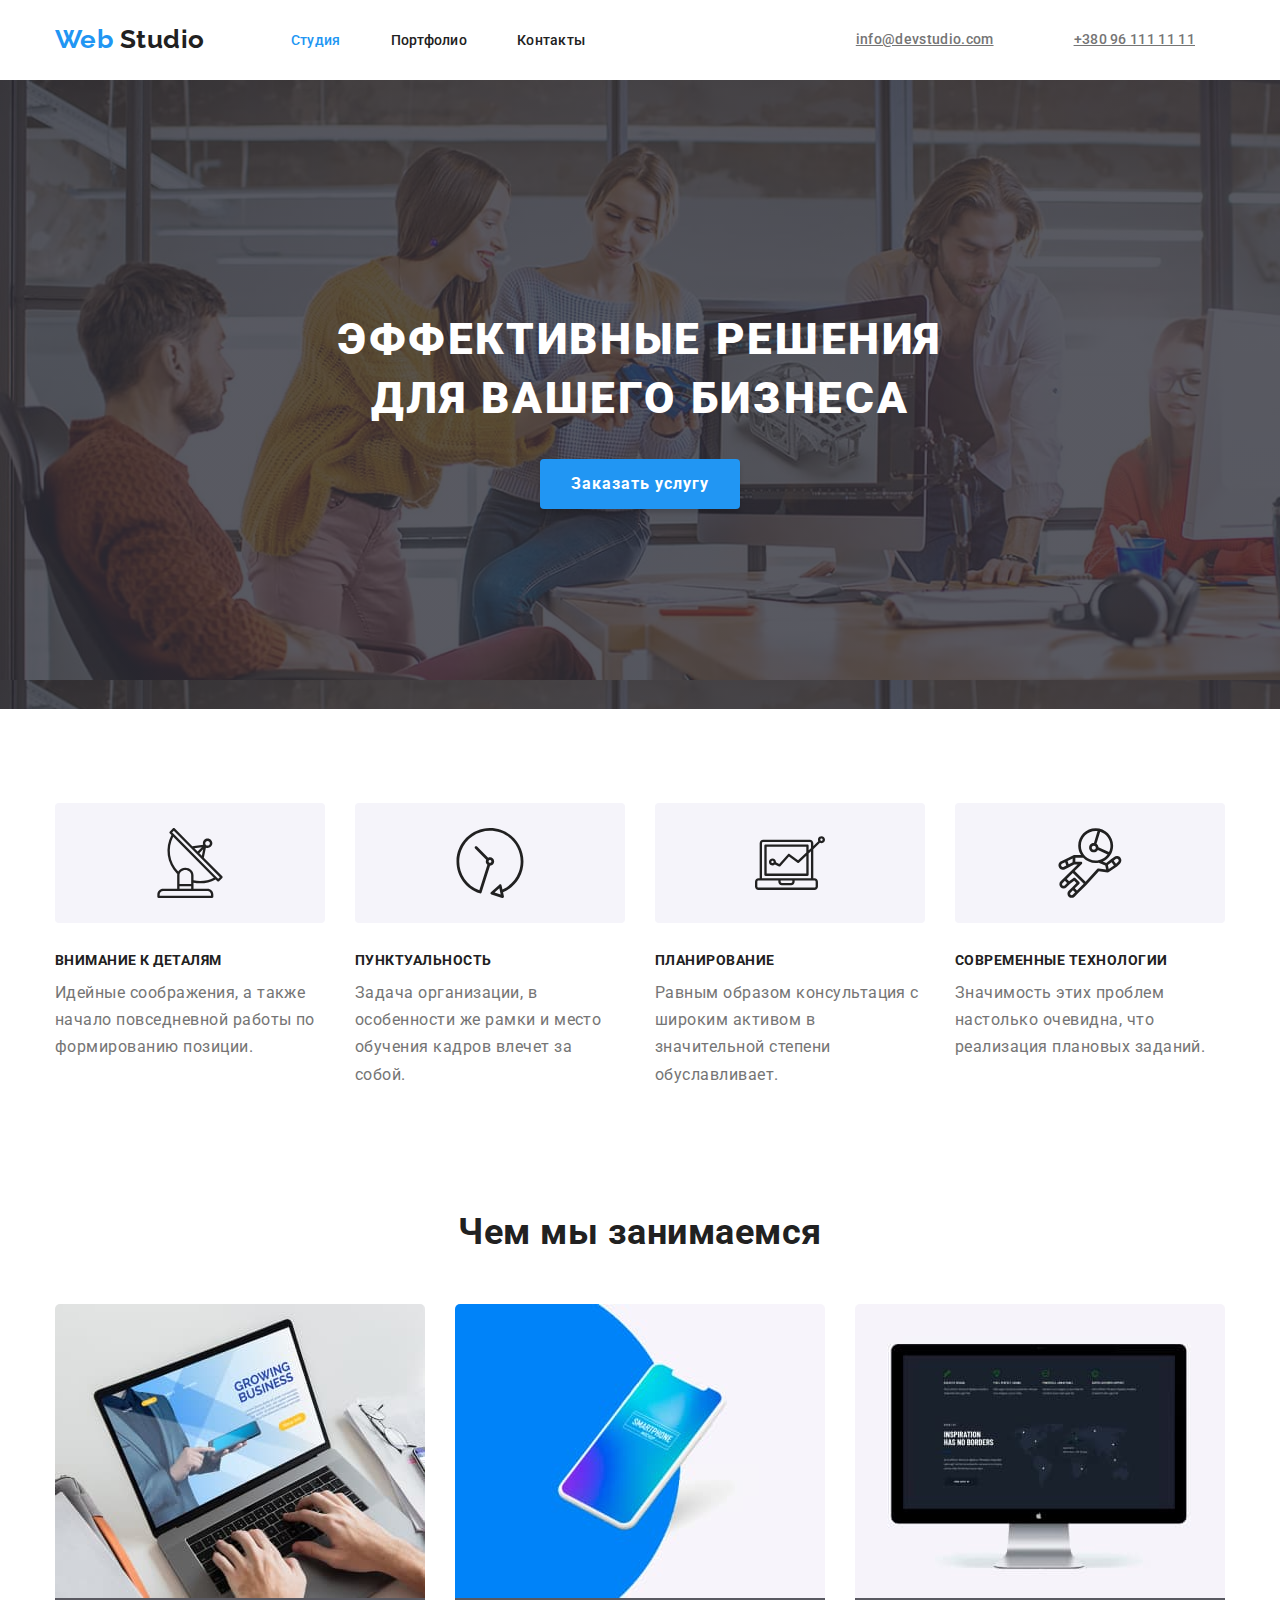
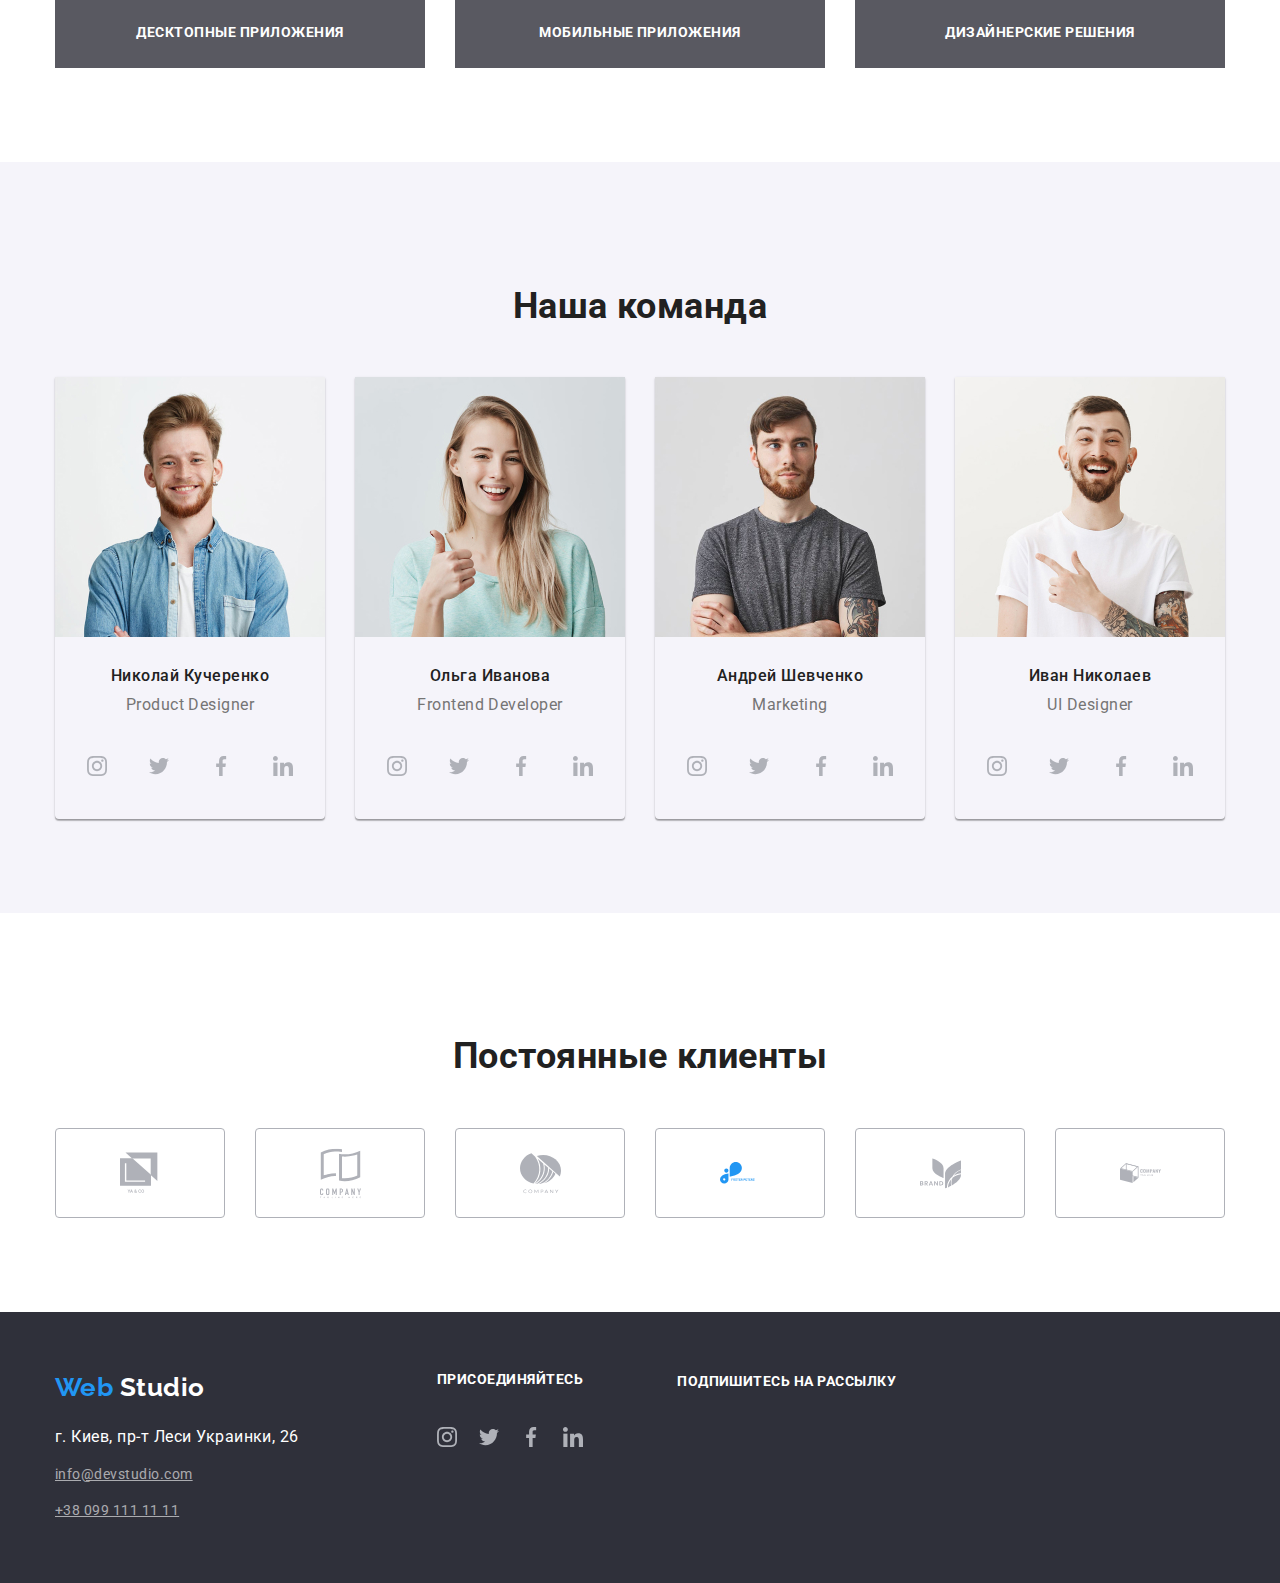
<file: index.html>
<!DOCTYPE html>
<html lang="ru">
  <head>
    <meta charset="UTF-8" />
    <meta name="viewport" content="width=device-width, initial-scale=1.0" />
    <title>Web Studio</title>
    <link
      href="https://fonts.googleapis.com/css2?family=Raleway:wght@700&family=Roboto:wght@400;500;700;900&display=swap"
      rel="stylesheet"
    />
    <link rel="stylesheet" href="./css/normalise.css" />
    <link rel="stylesheet" href="./css/style.css" />
  </head>

  <body>
    <!--Шапка страницы-->
    <header class="site-nav">
      <div class="container">
        <a href="/" class="header-logo"><span>Web</span> Studio </a>
        <nav class="navigation">
          <ul class="nav-list">
            <li class="nav-title"><a href="" class="link aktiv">Студия</a></li>
            <li class="nav-title">
              <a href="./portfolio.html" class="link">Портфолио</a>
            </li>
            <li class="nav-title"><a href="" class="link">Контакты</a></li>
          </ul>
        </nav>
        <ul class="header-contacts">
          <li class="header-contacts-item">
            <a href="mailto:info@devstudio.com" class="link"
              >info@devstudio.com</a
            >
          </li>
          <li class="header-contacts-item">
            <a href="tel:+380961111111" class="link">+380 96 111 11 11</a>
          </li>
        </ul>
      </div>
    </header>
    <main>
      <!--Cекция Герой-->
      <section class="hero">
        <h1 class="hero-title">
          Эффективные решения <br />
          для вашего бизнеса
        </h1>
        <button class="button">Заказать услугу</button>
      </section>

      <!--Cекция о нас-->
      <section class="about-us">
        <div class="container">
          <h2 hidden>O нас</h2>
          <ul class="about-us-list">
            <li class="item">
              <img
                class="icon"
                src="./images/Vector1.svg"
                alt="Иконка"
                width="70"
                height="70"
              />
              <h3 class="title">Внимание к деталям</h3>
              <p class="about-us-text text">
                Идейные соображения, а также начало повседневной работы по
                формированию позиции.
              </p>
            </li>
            <li class="item">
              <img
                src="./images/Vector2.svg"
                alt="Иконка"
                width="70"
                class="icon"
              />
              <h3 class="title">Пунктуальность</h3>
              <p class="about-us-text text">
                Задача организации, в особенности же рамки и место обучения
                кадров влечет за собой.
              </p>
            </li>
            <li class="item">
              <img
                src="./images/Vector3.svg"
                alt="Иконка"
                width="70"
                class="icon"
              />
              <h3 class="title">Планирование</h3>
              <p class="about-us-text text">
                Равным образом консультация с широким активом в значительной
                степени обуславливает.
              </p>
            </li>
            <li class="item">
              <img
                src="./images/Vector4.svg"
                alt="Иконка"
                width="70"
                class="icon"
              />
              <h3 class="title">Современные технологии</h3>
              <p class="about-us-text text">
                Значимость этих проблем настолько очевидна, что реализация
                плановых заданий.
              </p>
            </li>
          </ul>
        </div>
      </section>
      <!--Cекция Чем мы занимаемся-->
      <section class="our-work">
        <div class="container">
          <h2 class="title">Чем мы занимаемся</h2>
          <ul class="work-list">
            <li class="work-list-item">
              <a href="" class="work-item"
                ><img
                  class="work-image"
                  src="./images/img1.jpg"
                  alt="изображение ноутбука"
                  width="370"
              /></a>
              <h3 class="item-title">Десктопные приложения</h3>
            </li>
            <li class="work-list-item">
              <a href="" class="work-item"
                ><img
                  class="work-image"
                  src="./images/box.jpg"
                  alt="изображение телефона"
                  width="370"
              /></a>
              <h3 class="item-title">Мобильные приложения</h3>
            </li>
            <li class="work-list-item">
              <a href="" class="work-item"
                ><img
                  class="work-image"
                  src="./images/img.jpg"
                  alt="изображение компьютера"
                  width="370"
              /></a>
              <h3 class="item-title">Дизайнерские решения</h3>
            </li>
          </ul>
        </div>
      </section>
      <!--Секция Наша команда -->
      <section class="team">
        <div class="container">
          <h2 class="title">Наша команда</h2>
          <ul class="team-list">
            <li class="team-list-item">
              <img
                class="person"
                src="./images/ProductDesigner.jpg"
                alt="Фото сотрудника"
                width="270"
              />
              <h3 class="title">Николай Кучеренко</h3>
              <p lang="en">Product Designer</p>
              <ul class="social-list">
                <li class="social-link">
                  <a href="" aria-label="instagram icon" class="social-icon"
                    ><img
                      src="./images/social-icon/instagram.svg"
                      alt=""
                      width="20"
                  /></a>
                </li>
                <li class="social-link">
                  <a href="" aria-label="Twitter icon" class="social-icon"
                    ><img
                      src="./images/social-icon/twitter.svg"
                      alt=""
                      width="20"
                  /></a>
                </li>
                <li class="social-link">
                  <a href="" aria-label="Facebook icon" class="social-icon"
                    ><img
                      src="./images/social-icon/facebook.svg"
                      alt=""
                      width="20"
                  /></a>
                </li>
                <li class="social-link">
                  <a href="" aria-label="Linkedin icon" class="social-icon"
                    ><img
                      src="./images/social-icon/linkedin.svg"
                      alt=""
                      width="20"
                  /></a>
                </li>
              </ul>
            </li>
            <li class="team-list-item">
              <img
                class="person"
                src="./images/frontentDeveloper.jpg"
                alt="Фото сотрудника"
                width="270"
              />
              <h3 class="title">Ольга Иванова</h3>
              <p lang="en">Frontend Developer</p>
              <ul class="social-list">
                <li class="social-list-link">
                  <a href="" aria-label="instagram icon" class="social-icon"
                    ><img
                      src="./images/social-icon/instagram.svg"
                      alt=""
                      width="20"
                  /></a>
                </li>
                <li class="social-list-link">
                  <a href="" aria-label="Twitter icon" class="social-icon"
                    ><img
                      src="./images/social-icon/twitter.svg"
                      alt=""
                      width="20"
                  /></a>
                </li>
                <li class="social-list-link">
                  <a href="" aria-label="Facebook icon" class="social-icon"
                    ><img
                      src="./images/social-icon/facebook.svg"
                      alt=""
                      width="20"
                  /></a>
                </li>
                <li class="social-list-link">
                  <a href="" aria-label="Linkedin icon" class="social-icon"
                    ><img
                      src="./images/social-icon/linkedin.svg"
                      alt=""
                      width="20"
                  /></a>
                </li>
              </ul>
            </li>
            <li class="team-list-item">
              <img
                class="person"
                src="./images/marketing.jpg"
                alt="Фото сотрудника"
                width="270"
              />
              <h3 class="title">Андрей Шевченко</h3>
              <p lang="en">Marketing</p>
              <ul class="social-list">
                <li>
                  <a href="" aria-label="instagram icon" class="social-icon"
                    ><img
                      src="./images/social-icon/instagram.svg"
                      alt=""
                      width="20"
                  /></a>
                </li>
                <li>
                  <a href="" aria-label="Twitter icon" class="social-icon"
                    ><img
                      src="./images/social-icon/twitter.svg"
                      alt=""
                      width="20"
                  /></a>
                </li>
                <li>
                  <a href="" aria-label="Facebook icon" class="social-icon"
                    ><img
                      src="./images/social-icon/facebook.svg"
                      alt=""
                      width="20"
                  /></a>
                </li>
                <li>
                  <a href="" aria-label="Linkedin icon" class="social-icon"
                    ><img
                      src="./images/social-icon/linkedin.svg"
                      alt=""
                      width="20"
                  /></a>
                </li>
              </ul>
            </li>
            <li class="team-list-item">
              <img
                class="person"
                src="./images/UlDesigner.jpg"
                alt="Фото сотрудника"
                width="270"
              />
              <h3 class="title">Иван Николаев</h3>
              <p lang="en">UI Designer</p>
              <ul class="social-list">
                <li>
                  <a href="" aria-label="instagram icon" class="social-icon"
                    ><img
                      src="./images/social-icon/instagram.svg"
                      alt=""
                      width="20"
                  /></a>
                </li>
                <li>
                  <a href="" aria-label="Twitter icon" class="social-icon"
                    ><img
                      src="./images/social-icon/twitter.svg"
                      alt=""
                      width="20"
                  /></a>
                </li>
                <li>
                  <a href="" aria-label="Facebook icon" class="social-icon"
                    ><img
                      src="./images/social-icon/facebook.svg"
                      alt=""
                      width="20"
                  /></a>
                </li>
                <li>
                  <a href="" aria-label="Linkedin icon" class="social-icon"
                    ><img
                      src="./images/social-icon/linkedin.svg"
                      alt=""
                      width="20"
                  /></a>
                </li>
              </ul>
            </li>
          </ul>
        </div>
      </section>
      <!--Секция Постоянные клиенты -->
      <section class="customers">
        <div class="container">
          <h2 class="title">Постоянные клиенты</h2>
          <ul class="customers-list">
            <li class="customers-list-logo">
              <a href=""
                ><img
                  class="logo-company"
                  src="./images/logo1.svg"
                  alt="логотип компании"
                  width="41"
              /></a>
            </li>
            <li class="customers-list-logo">
              <a href=""
                ><img
                  class="logo-company"
                  src="./images/logo2.svg"
                  alt="логотип компании"
                  width="41"
              /></a>
            </li>
            <li class="customers-list-logo">
              <a href=""
                ><img
                  class="logo-company"
                  src="./images/logo3.svg"
                  alt="логотип компании"
                  width="41"
              /></a>
            </li>
            <li class="customers-list-logo">
              <a href=""
                ><img
                  class="logo-company"
                  src="./images/logo4.svg"
                  alt="логотип компании"
                  width="41"
              /></a>
            </li>
            <li class="customers-list-logo">
              <a href=""
                ><img
                  class="logo-company"
                  src="./images/logo5.svg"
                  alt="логотип компании"
                  width="41"
                />
              </a>
            </li>
            <li class="customers-list-logo">
              <a href=""
                ><img
                  class="logo-company"
                  src="./images/logo6.svg"
                  alt="логотип компании"
                  width="41"
                />
              </a>
            </li>
          </ul>
        </div>
      </section>
    </main>
    <!--Подвал страницы-->
    <footer class="footer">
      <div class="container footer-container">
        <div class="footer-contacts">
          <a href="/" class="footer-logo"><span>Web</span> Studio </a>
          <ul class="footer-contacts">
            <li class="footer-text footer-item">
              <address>г. Киев, пр-т Леси Украинки, 26</address>
            </li>
            <li class="footer-item">
              <address class="contacts-text">
                <a href="mailto:info@devstudio.com">info@devstudio.com</a>
              </address>
            </li>
            <li class="footer-item">
              <address class="contacts-text">
                <a href="tel:+380961111111">+38 099 111 11 11</a>
              </address>
            </li>
          </ul>
        </div>
        <div class="footer-invitation">
          <b>присоединяйтесь</b>
          <ul class="social-list">
            <li class="social-link">
              <a href="" aria-label="instagram icon" class="social-icon"
                ><img
                  src="./images/social-icon/instagram.svg"
                  alt=""
                  width="20"
              /></a>
            </li>
            <li class="social-link">
              <a href="" aria-label="Twitter icon" class="social-icon"
                ><img src="./images/social-icon/twitter.svg" alt="" width="20"
              /></a>
            </li>
            <li class="social-link">
              <a href="" aria-label="Facebook icon" class="social-icon"
                ><img src="./images/social-icon/facebook.svg" alt="" width="20"
              /></a>
            </li>
            <li class="social-link">
              <a href="" aria-label="Linkedin icon" class="social-icon"
                ><img src="./images/social-icon/linkedin.svg" alt="" width="20"
              /></a>
            </li>
          </ul>
        </div>
        <div>
          <b>Подпишитесь на рассылку</b>
        </div>
      </div>
    </footer>
  </body>
</html>
</file>
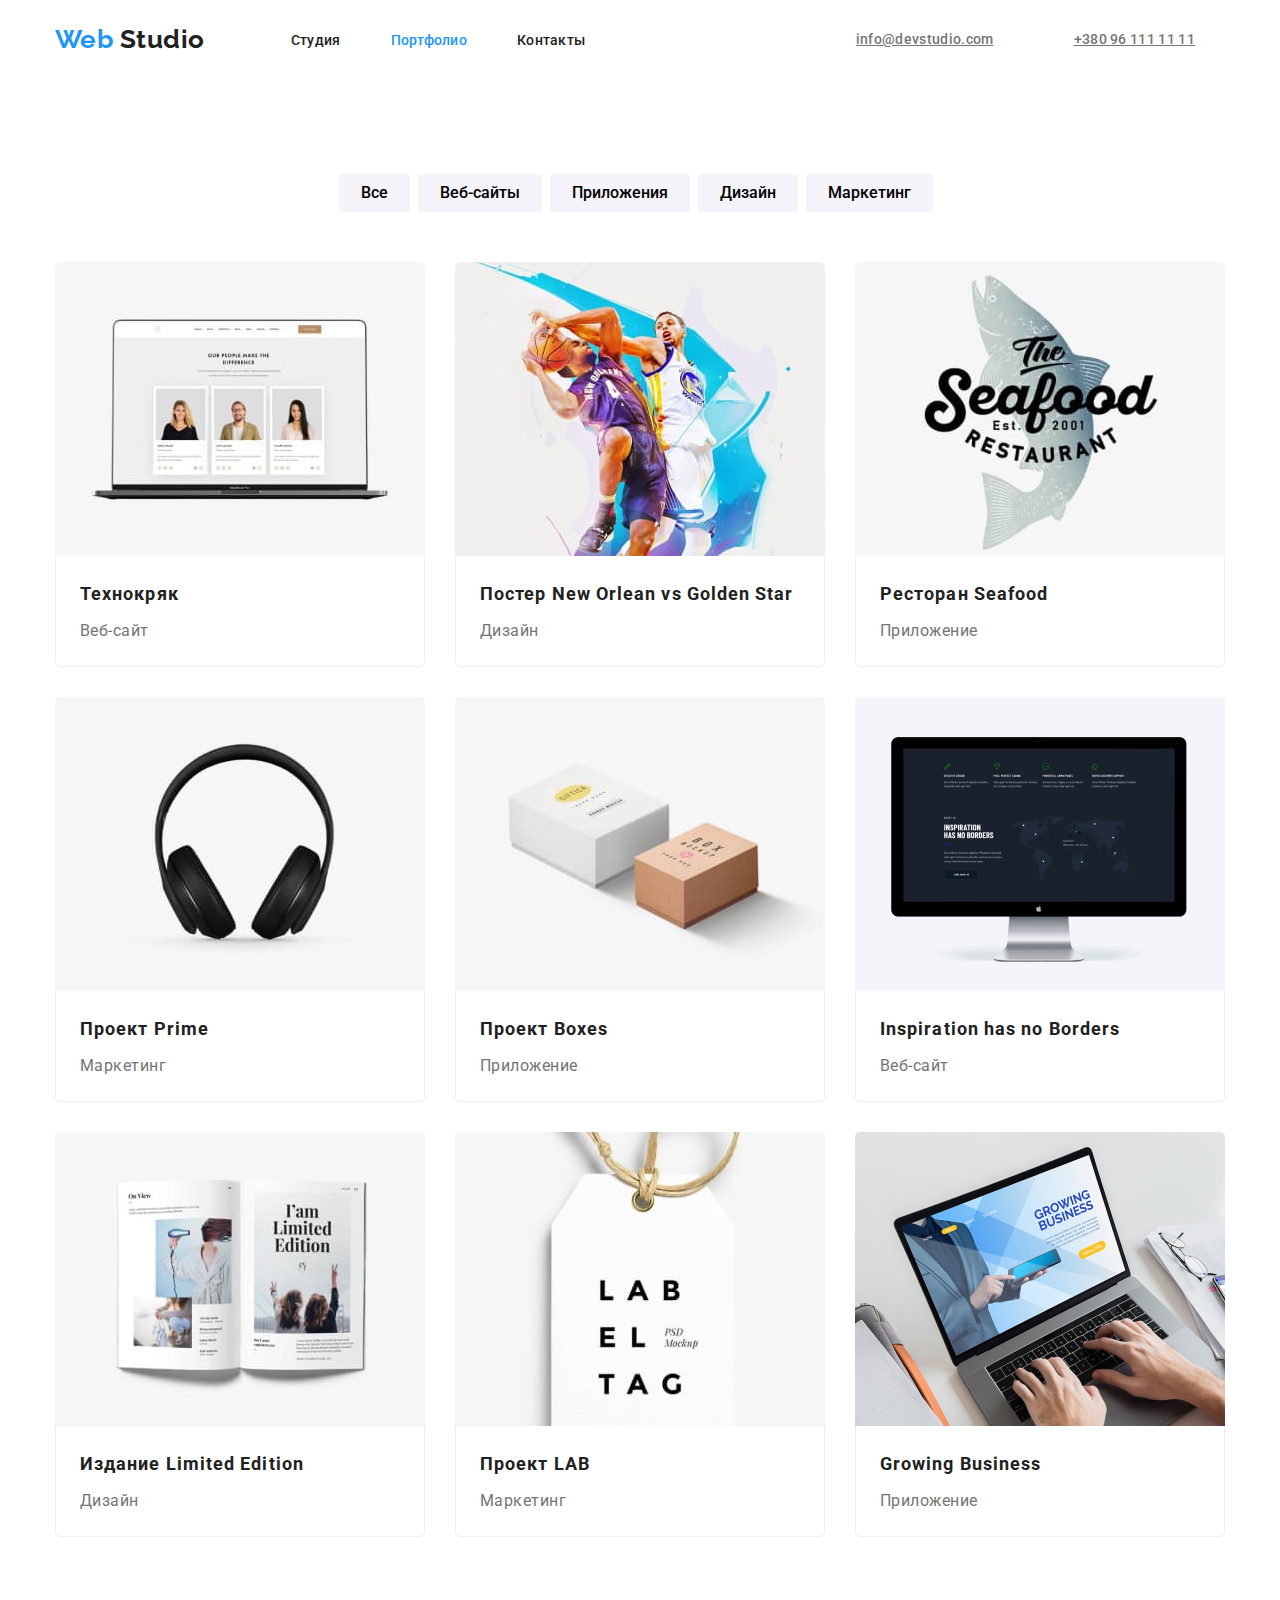
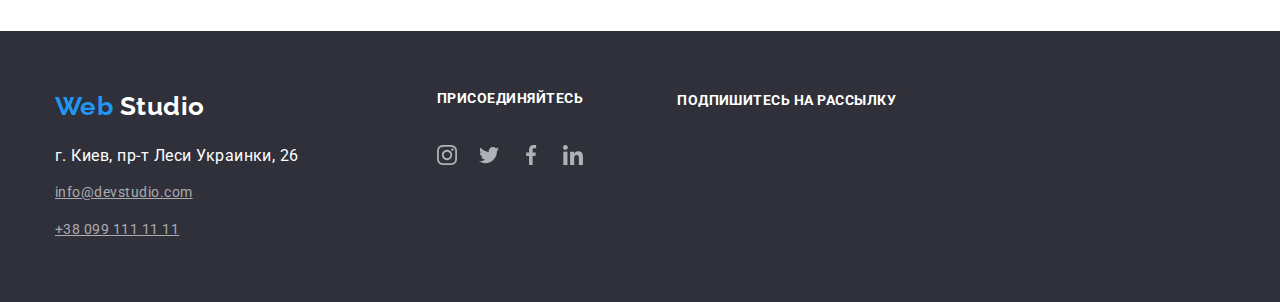
<file: portfolio.html>
<!DOCTYPE html>
<html lang="ru">
  <head>
    <meta charset="UTF-8" />
    <meta name="viewport" content="width=device-width, initial-scale=1.0" />
    <title>Web Studio</title>
    <link
      href="https://fonts.googleapis.com/css2?family=Raleway:wght@700&family=Roboto:wght@400;500;700;900&display=swap"
      rel="stylesheet"
    />
    <link rel="stylesheet" href="./css/normalise.css" />
    <link rel="stylesheet" href="./css/style.css" />
  </head>

  <body>
    <!--Шапка страницы-->
    <header class="site-nav">
      <div class="container">
        <a href="/" class="header-logo"><span>Web</span> Studio </a>
        <nav>
          <ul class="nav-list">
            <li class="nav-title">
              <a href="./index.html" class="link">Студия</a>
            </li>
            <li class="nav-title">
              <a href="" class="link aktiv">Портфолио</a>
            </li>
            <li class="nav-title"><a href="" class="link">Контакты</a></li>
          </ul>
        </nav>
        <ul class="header-contacts">
          <li class="header-contacts-item">
            <a href="mailto:info@devstudio.com" class="link"
              >info@devstudio.com</a
            >
          </li>
          <li class="header-contacts-item">
            <a href="tel:+380961111111" class="link">+380 96 111 11 11</a>
          </li>
        </ul>
      </div>
    </header>
    <main>
      <!--Галерея работ-->
      <section class="portfolio">
        <div class="portfolio-list-button container">
          <h1 hidden>Портфолио</h1>
          <ul class="list-buttons">
            <li class="list-button-item">
              <button type="button" class="portfolio-button">Все</button>
            </li>
            <li class="list-button-item">
              <button type="button" class="portfolio-button">Веб-сайты</button>
            </li>
            <li class="list-button-item">
              <button type="button" class="portfolio-button">Приложения</button>
            </li>
            <li class="list-button-item">
              <button type="button" class="portfolio-button">Дизайн</button>
            </li>
            <li class="list-button-item">
              <button type="button" class="portfolio-button">Маркетинг</button>
            </li>
          </ul>
        </div>
        <div class="portfolio-works container">
          <ul class="portfolio-list">
            <li class="portfolio-list-item">
              <a href="" class="portfolio-link"
                ><img
                  class="work-item"
                  src="./images/gallery/img.jpg"
                  alt="изображение ноутбука"
                  width="370"
                />
                <div class="title-text">
                  <h2 class="portfolio-title">Технокряк</h2>
                  <p class="portfolio-subtitle">Веб-сайт</p>
                </div>
                <p hidden>
                  Технокряк это современная площадка распространения
                  коронавируса. Компании используют эту платформу для цифрового
                  шпионажа и атак на защищённые сервера конкурентов.
                </p>
              </a>
            </li>
            <li class="portfolio-list-item">
              <a href="" class="portfolio-link">
                <img
                  class="work-item"
                  src="./images/gallery/img2.jpg"
                  alt="изображение спортсменов"
                  width="370"
                />
                <div class="title-text">
                  <h2 class="portfolio-title">
                    Постер New Orlean vs Golden Star
                  </h2>
                  <p class="portfolio-subtitle">Дизайн</p>
                </div>
                <p hidden>
                  Технокряк это современная площадка распространения
                  коронавируса. Компании используют эту платформу для цифрового
                  шпионажа и атак на защищённые сервера конкурентов.
                </p>
              </a>
            </li>
            <li class="portfolio-list-item">
              <a href="" class="portfolio-link">
                <img
                  class="work-item"
                  src="./images/gallery/img3.jpg"
                  alt="изображение бренда ресторана"
                  width="370"
                />
                <div class="title-text">
                  <h2 class="portfolio-title">Ресторан Seafood</h2>
                  <p class="portfolio-subtitle">Приложение</p>
                </div>
                <p hidden>
                  Технокряк это современная площадка распространения
                  коронавируса. Компании используют эту платформу для цифрового
                  шпионажа и атак на защищённые сервера конкурентов.
                </p>
              </a>
            </li>
            <li class="portfolio-list-item">
              <a href="" class="portfolio-link">
                <img
                  class="work-item"
                  src="./images/gallery/img4.jpg"
                  alt="изображение наушников"
                  width="370"
                />
                <div class="title-text">
                  <h2 class="portfolio-title">Проект Prime</h2>
                  <p class="portfolio-subtitle">Маркетинг</p>
                </div>
                <p hidden>
                  Технокряк это современная площадка распространения
                  коронавируса. Компании используют эту платформу для цифрового
                  шпионажа и атак на защищённые сервера конкурентов.
                </p>
              </a>
            </li>
            <li class="portfolio-list-item">
              <a href="" class="portfolio-link">
                <img
                  class="work-item"
                  src="./images/gallery/img5.jpg"
                  alt="изображение коробочек"
                  width="370"
                />
                <div class="title-text">
                  <h2 class="portfolio-title">Проект Boxes</h2>
                  <p class="portfolio-subtitle">Приложение</p>
                </div>
                <p hidden>
                  Технокряк это современная площадка распространения
                  коронавируса. Компании используют эту платформу для цифрового
                  шпионажа и атак на защищённые сервера конкурентов.
                </p>
              </a>
            </li>
            <li class="portfolio-list-item">
              <a href="" class="portfolio-link">
                <img
                  class="work-item"
                  src="./images/gallery/img6.jpg"
                  alt="изображение монитора компьютера"
                  width="370"
                />
                <div class="title-text">
                  <h2 class="portfolio-title">Inspiration has no Borders</h2>
                  <p class="portfolio-subtitle">Веб-сайт</p>
                </div>
                <p hidden>
                  Технокряк это современная площадка распространения
                  коронавируса. Компании используют эту платформу для цифрового
                  шпионажа и атак на защищённые сервера конкурентов.
                </p>
              </a>
            </li>
            <li class="portfolio-list-item">
              <a href="" class="portfolio-link">
                <img
                  class="work-item"
                  src="./images/gallery/img7.jpg"
                  alt="изображение журнала"
                  width="370"
                />
                <div class="title-text">
                  <h2 class="portfolio-title">Издание Limited Edition</h2>
                  <p class="portfolio-subtitle">Дизайн</p>
                </div>
                <p hidden>
                  Технокряк это современная площадка распространения
                  коронавируса. Компании используют эту платформу для цифрового
                  шпионажа и атак на защищённые сервера конкурентов.
                </p>
              </a>
            </li>
            <li class="portfolio-list-item">
              <a href="" class="portfolio-link">
                <img
                  class="work-item"
                  src="./images/gallery/img8.jpg"
                  alt="изображение кулона"
                  width="370"
                />
                <div class="title-text">
                  <h2 class="portfolio-title">Проект LAB</h2>
                  <p class="portfolio-subtitle">Маркетинг</p>
                </div>
                <p hidden>
                  Технокряк это современная площадка распространения
                  коронавируса. Компании используют эту платформу для цифрового
                  шпионажа и атак на защищённые сервера конкурентов.
                </p>
              </a>
            </li>
            <li class="portfolio-list-item">
              <a href="" class="portfolio-link">
                <img
                  class="work-item"
                  src="./images/gallery/img9.jpg"
                  alt="изображение ноутбука"
                  width="370"
                />
                <div class="title-text">
                  <h2 class="portfolio-title">Growing Business</h2>
                  <p class="portfolio-subtitle">Приложение</p>
                </div>
                <p hidden>
                  Технокряк это современная площадка распространения
                  коронавируса. Компании используют эту платформу для цифрового
                  шпионажа и атак на защищённые сервера конкурентов.
                </p>
              </a>
            </li>
          </ul>
        </div>
      </section>
    </main>
    <!--Подвал страницы-->
    <footer class="footer">
      <div class="container footer-container">
        <div class="footer-contacts">
          <a href="/" class="footer-logo"><span>Web</span> Studio </a>
          <ul class="footer-contacts">
            <li class="footer-text footer-item">
              <address>г. Киев, пр-т Леси Украинки, 26</address>
            </li>
            <li class="footer-item">
              <address class="contacts-text">
                <a href="mailto:info@devstudio.com">info@devstudio.com</a>
              </address>
            </li>
            <li class="footer-item">
              <address class="contacts-text">
                <a href="tel:+380961111111">+38 099 111 11 11</a>
              </address>
            </li>
          </ul>
        </div>
        <div class="footer-invitation">
          <b>присоединяйтесь</b>
          <ul class="social-list">
            <li class="social-link">
              <a href="" aria-label="instagram icon" class="social-icon"
                ><img
                  src="./images/social-icon/instagram.svg"
                  alt=""
                  width="20"
              /></a>
            </li>
            <li class="social-link">
              <a href="" aria-label="Twitter icon" class="social-icon"
                ><img src="./images/social-icon/twitter.svg" alt="" width="20"
              /></a>
            </li>
            <li class="social-link">
              <a href="" aria-label="Facebook icon" class="social-icon"
                ><img src="./images/social-icon/facebook.svg" alt="" width="20"
              /></a>
            </li>
            <li class="social-link">
              <a href="" aria-label="Linkedin icon" class="social-icon"
                ><img src="./images/social-icon/linkedin.svg" alt="" width="20"
              /></a>
            </li>
          </ul>
        </div>
        <div>
          <b>Подпишитесь на рассылку</b>
        </div>
      </div>
    </footer>
  </body>
</html>
</file>
<file: css/style.css>
/* цвет основного текста #757575 */
/* вторичный цвет текста #212121 */
/* цвет фона #FFFFFF */
/* вторичный цвет фона #2F303A */
/* цвет акцента #2196F3 */
/* белый цвет #FFFFFF */

html {
  box-sizing: border-box;
}

*,
*::before,
*::after {
  box-sizing: inherit;
}

:root {
  --main-font: 'Roboto', sans-serif;
  --secondary-font: 'Raleway', sans-serif;
  --primary-text-color: #757575;
  --title-text-color: #212121;
  --accent-color: #2196f3;
  --second-text-color: #ffffff;
}

.container {
  width: 1200px;
  padding-left: 15px;
  padding-right: 15px;
  margin: 0 auto;
}

body {
  background-color: #ffffff;
  color: #757575;
  font-family: var(--main-font);
  letter-spacing: 0.03em;
  font-weight: 400;
}

h2 {
  font-weight: 700;
  font-size: 36px;
  line-height: 1.16;
  text-align: center;
}

h3 {
  font-weight: 700;
  font-size: 14px;
  line-height: 1.14;
}

ul {
  list-style: none;
  margin: 0;
  padding: 0;
}

img {
  display: block;
  max-width: 100%;
  height: auto;
}

/* Header and Footer*/

.header-contacts-item:first-child {
  margin-right: 50px;
}

.header-contacts a,
.footer-contacts a {
  font-style: normal;
  font-weight: 500;
  font-size: 14px;
  line-height: 1.14;
  color: var(--primary-text-color);
}
.header-contacts {
  display: flex;
  align-items: center;
  margin-left: auto;
  letter-spacing: 0.02em;
}

/*
.navigation {
  margin-right: 305px;
}
*/

.header-contacts .link:first-child {
  margin-right: 30px;
}

.link.aktiv {
  color: var(--accent-color);
}

/* Logo */
.header-logo {
  margin-right: 86px;
}

.header-logo,
.footer-contacts .footer-logo {
  color: var(--title-text-color);
  font-family: var(--secondary-font);
  font-weight: 700;
  font-size: 26px;
  line-height: 1.2;
  text-decoration: none;
}

.header-logo > span,
.footer-logo > span {
  color: var(--accent-color);
}
/* Navigation */

.site-nav .container {
  display: flex;
  align-items: center;
}

.nav-list {
  display: flex;
  align-items: center;
}

.nav-list li:not(:last-child) {
  margin-right: 50px;
}

.nav-list a {
  font-weight: 500;
  font-size: 14px;
  line-height: 1.15;
  letter-spacing: 0.02em;
  text-decoration: none;
  color: var(--title-text-color);
}

.link {
  display: block;
  padding-top: 32px;
  padding-bottom: 32px;
}

.link:hover,
.link:focus {
  color: var(--accent-color);
}
/* Section Hero */

.hero {
  background-image: linear-gradient(
      to bottom,
      rgba(47, 48, 58, 0.8),
      rgba(47, 48, 58, 0.8)
    ),
    url(../images/Header.jpg);

  padding-top: 200px;
  padding-bottom: 200px;
  color: var(--second-text-color);
}

.hero-title {
  font-style: normal;
  font-weight: 900;
  font-size: 44px;
  line-height: 1.36;
  text-align: center;
  letter-spacing: 0.06em;
  text-transform: uppercase;
}

/* Button */

.button {
  display: flex;
  width: 200px;
  height: 50px;
  justify-content: center;
  align-items: center;

  background-color: var(--accent-color);
  color: var(--second-text-color);
  font-weight: 700;
  font-size: 16px;
  line-height: 1.87;

  text-align: center;
  letter-spacing: 0.06em;
  box-shadow: 0px 4px 4px rgba(0, 0, 0, 0.15);
  border-width: 0;
  border-radius: 4px;
}

.button:focus {
}

.hero .button {
  margin-left: auto;
  margin-right: auto;
  text-align: center;
}

/* Section about us */

.about-us {
  padding-top: 94px;
  padding-bottom: 94px;
}

.about-us-list {
  display: flex;
}

.about-us-text {
  width: 270px;
  line-height: 1.71;
  margin-top: 0;
  margin-bottom: 0;
}

.about-us-list .item:not(:last-child) {
  margin-right: 30px;
}

.about-us-list .title {
  margin-bottom: 10px;
}

.about-us-list h3,
.item-title {
  text-transform: uppercase;
}

.icon {
  display: flex;
  padding: 25px 100px;
  margin-bottom: 30px;
  justify-content: center;
  align-items: center;
  width: 270px;
  height: 120px;
  background: #f5f4fa;
  border-radius: 4px;
}

.social-icon:hover,
.social-icon:focus {
  color: var(--accent-color);
}

/* Section what we do */

.work-list {
  display: flex;
}

.item-title {
  padding-top: 27px;
  padding-bottom: 27px;
  margin: 0;
}

.work-list-item:not(:last-child) {
  margin-right: 30px;
}

.our-work {
  padding-bottom: 94px;
}

/* Section our team*/

.team {
  padding-top: 94px;
  padding-bottom: 94px;
  background: #f5f4fa;
}

.team-list {
  display: flex;
}

.person {
  margin-bottom: 30px;
}

.team-list-item .title {
  margin-top: 0;
  margin-bottom: 10px;
}

.team-list-item {
  box-shadow: 0px 2px 1px rgba(0, 0, 0, 0.2), 0px 1px 1px rgba(0, 0, 0, 0.14),
    0px 1px 3px rgba(0, 0, 0, 0.12);
  border-radius: 0px 0px 4px 4px;
}

.team-list-item:not(:last-child) {
  margin-right: 30px;
}

.title {
  color: var(--title-text-color);
  margin-bottom: 50px;
}

.item-title {
  background-color: rgba(47, 48, 58, 0.8);
  color: var(--second-text-color);
  text-align: center;
}

.team h3 {
  font-weight: 500;
  font-size: 16px;
  line-height: 1.18;
  text-align: center;
}

.team-list p {
  margin-top: 0;
  margin-bottom: 16px;

  font-weight: 400;
  font-size: 16px;
  line-height: 1.1;
  text-align: center;
}

.social-icon {
  padding: 12px;
}

.social-list {
  display: flex;
  justify-content: space-between;
  margin: 24px 32px;
}

.social-list-link .text {
  font-weight: 400;
  font-size: 14px;
  line-height: 1.5;
  text-transform: none;
}

.social-list .social-link:not(:last-child) {
  margin-right: 10px;
}

/* Customers */

.customers-list {
  display: flex;
  justify-content: center;
}

.customers {
  padding-top: 94px;
  padding-bottom: 94px;
}

.customers-list-link:hover {
  color: var(--accent-color);
}

.customers-list-logo:not(:last-child) {
  margin-right: 30px;
}

.customers-list-logo {
  display: flex;
  justify-content: center;
  align-items: center;
  width: 170px;
  height: 90px;
  border-radius: 4px;
  border: 1px solid #afb1b8;
}

/* Footer */

.footer {
  background-color: #2f303a;
}

.footer-container {
  display: flex;
  padding-top: 60px;
  padding-bottom: 60px;
}

.footer-contacts {
  margin-right: 69px;
}

.footer-invitation {
  margin-right: 94px;
}

.footer-invitation b {
  display: block;
  margin-bottom: 20px;
}

.footer-invitation .social-list {
  margin: 0;
}
.footer-contacts address {
  color: var(--second-text-color);
  font-style: normal;
  line-height: 1.71;
}
.contacts-text a {
  font-weight: 400;
  font-size: 14px;
  line-height: 1.71;
  color: rgba(255, 255, 255, 0.6);
}

div > b {
  font-weight: 700;
  font-size: 14px;
  line-height: 1.14;
  text-transform: uppercase;
  color: #ffffff;
}

.footer-contacts .footer-logo {
  display: block;
  color: var(--second-text-color);
  margin-bottom: 20px;
}

.footer-item:not(:last-child) {
  margin-bottom: 9px;
}

/* Portfolio Page */

.portfolio {
  padding-bottom: 94px;
}

.portfolio-list-button {
  padding-top: 94px;
  padding-bottom: 50px;
}

.list-buttons {
  display: flex;
  justify-content: center;

  font-weight: 500;
  font-size: 16px;
  line-height: 1.62;
  text-align: center;
  letter-spacing: 0.03em;
  color: #212121;
}

.list-button-item {
  background: #f5f4fa;
  border-radius: 4px;
  margin-right: 8px;
}

.list-buttons .portfolio-button {
  display: block;
  padding: 6px 22px;

  font-family: Roboto;
  font-weight: 500;
  font-size: 16px;
  line-height: 1.62;
  background: #f5f4fa;
  border-width: 0;
  border-radius: 4px;
}

.portfolio-button:hover,
.portfolio-button:focus {
  color: var(--second-text-color);
  background-color: var(--accent-color);
  box-shadow: 0px 2px 2px rgba(0, 0, 0, 0.12), 0px 1px 2px rgba(0, 0, 0, 0.08),
    0px 3px 1px rgba(0, 0, 0, 0.1);
}

.portfolio-title {
  display: block;
  margin-bottom: 4px;
  margin-top: 0;
  text-align: left;
  font-family: Roboto;
  font-weight: 700;
  font-size: 18px;
  line-height: 2;
  letter-spacing: 0.06em;
  color: #212121;
}

.portfolio-subtitle {
  margin-top: 0;
  margin-bottom: 0;
  font-size: 16px;
  line-height: 1.87;
  color: #757575;
}

.portfolio-list a {
  text-decoration: none;
}

.portfolio-list {
  display: flex;
  flex-wrap: wrap;
}

.work-item {
  display: block;
  border-top-left-radius: 5px;
  border-top-right-radius: 5px;
  overflow: hidden;
}

.portfolio-list-item:not(:nth-child(3n + 3)) {
  margin-right: 30px;
}

.portfolio-list-item:not(:nth-last-child(-n + 3)) {
  margin-bottom: 30px;
}

.portfolio-link .title-text {
  padding: 20px 24px;
  border-right: 1px solid #eeeeee;
  border-left: 1px solid #eeeeee;
  border-bottom: 1px solid #eeeeee;
  border-bottom-right-radius: 5px;
  border-bottom-left-radius: 5px;
}
.portfolio-link {
  display: block;
}
</file>
<file: css/normalise.css>
/*! normalize.css v8.0.1 | MIT License | github.com/necolas/normalize.css */

/* Document
   ========================================================================== */

/**
 * 1. Correct the line height in all browsers.
 * 2. Prevent adjustments of font size after orientation changes in iOS.
 */

html {
  line-height: 1.15; /* 1 */
  -webkit-text-size-adjust: 100%; /* 2 */
}

/* Sections
   ========================================================================== */

/**
 * Remove the margin in all browsers.
 */

body {
  margin: 0;
}

/**
 * Render the `main` element consistently in IE.
 */

main {
  display: block;
}

/**
 * Correct the font size and margin on `h1` elements within `section` and
 * `article` contexts in Chrome, Firefox, and Safari.
 */

h1 {
  font-size: 2em;
  margin: 0.67em 0;
}

/* Grouping content
   ========================================================================== */

/**
 * 1. Add the correct box sizing in Firefox.
 * 2. Show the overflow in Edge and IE.
 */

hr {
  box-sizing: content-box; /* 1 */
  height: 0; /* 1 */
  overflow: visible; /* 2 */
}

/**
 * 1. Correct the inheritance and scaling of font size in all browsers.
 * 2. Correct the odd `em` font sizing in all browsers.
 */

pre {
  font-family: monospace, monospace; /* 1 */
  font-size: 1em; /* 2 */
}

/* Text-level semantics
   ========================================================================== */

/**
 * Remove the gray background on active links in IE 10.
 */

a {
  background-color: transparent;
}

/**
 * 1. Remove the bottom border in Chrome 57-
 * 2. Add the correct text decoration in Chrome, Edge, IE, Opera, and Safari.
 */

abbr[title] {
  border-bottom: none; /* 1 */
  text-decoration: underline; /* 2 */
  text-decoration: underline dotted; /* 2 */
}

/**
 * Add the correct font weight in Chrome, Edge, and Safari.
 */

b,
strong {
  font-weight: bolder;
}

/**
 * 1. Correct the inheritance and scaling of font size in all browsers.
 * 2. Correct the odd `em` font sizing in all browsers.
 */

code,
kbd,
samp {
  font-family: monospace, monospace; /* 1 */
  font-size: 1em; /* 2 */
}

/**
 * Add the correct font size in all browsers.
 */

small {
  font-size: 80%;
}

/**
 * Prevent `sub` and `sup` elements from affecting the line height in
 * all browsers.
 */

sub,
sup {
  font-size: 75%;
  line-height: 0;
  position: relative;
  vertical-align: baseline;
}

sub {
  bottom: -0.25em;
}

sup {
  top: -0.5em;
}

/* Embedded content
   ========================================================================== */

/**
 * Remove the border on images inside links in IE 10.
 */

img {
  border-style: none;
}

/* Forms
   ========================================================================== */

/**
 * 1. Change the font styles in all browsers.
 * 2. Remove the margin in Firefox and Safari.
 */

button,
input,
optgroup,
select,
textarea {
  font-family: inherit; /* 1 */
  font-size: 100%; /* 1 */
  line-height: 1.15; /* 1 */
  margin: 0; /* 2 */
}

/**
 * Show the overflow in IE.
 * 1. Show the overflow in Edge.
 */

button,
input { /* 1 */
  overflow: visible;
}

/**
 * Remove the inheritance of text transform in Edge, Firefox, and IE.
 * 1. Remove the inheritance of text transform in Firefox.
 */

button,
select { /* 1 */
  text-transform: none;
}

/**
 * Correct the inability to style clickable types in iOS and Safari.
 */

button,
[type="button"],
[type="reset"],
[type="submit"] {
  -webkit-appearance: button;
}

/**
 * Remove the inner border and padding in Firefox.
 */

button::-moz-focus-inner,
[type="button"]::-moz-focus-inner,
[type="reset"]::-moz-focus-inner,
[type="submit"]::-moz-focus-inner {
  border-style: none;
  padding: 0;
}

/**
 * Restore the focus styles unset by the previous rule.
 */

button:-moz-focusring,
[type="button"]:-moz-focusring,
[type="reset"]:-moz-focusring,
[type="submit"]:-moz-focusring {
  outline: 1px dotted ButtonText;
}

/**
 * Correct the padding in Firefox.
 */

fieldset {
  padding: 0.35em 0.75em 0.625em;
}

/**
 * 1. Correct the text wrapping in Edge and IE.
 * 2. Correct the color inheritance from `fieldset` elements in IE.
 * 3. Remove the padding so developers are not caught out when they zero out
 *    `fieldset` elements in all browsers.
 */

legend {
  box-sizing: border-box; /* 1 */
  color: inherit; /* 2 */
  display: table; /* 1 */
  max-width: 100%; /* 1 */
  padding: 0; /* 3 */
  white-space: normal; /* 1 */
}

/**
 * Add the correct vertical alignment in Chrome, Firefox, and Opera.
 */

progress {
  vertical-align: baseline;
}

/**
 * Remove the default vertical scrollbar in IE 10+.
 */

textarea {
  overflow: auto;
}

/**
 * 1. Add the correct box sizing in IE 10.
 * 2. Remove the padding in IE 10.
 */

[type="checkbox"],
[type="radio"] {
  box-sizing: border-box; /* 1 */
  padding: 0; /* 2 */
}

/**
 * Correct the cursor style of increment and decrement buttons in Chrome.
 */

[type="number"]::-webkit-inner-spin-button,
[type="number"]::-webkit-outer-spin-button {
  height: auto;
}

/**
 * 1. Correct the odd appearance in Chrome and Safari.
 * 2. Correct the outline style in Safari.
 */

[type="search"] {
  -webkit-appearance: textfield; /* 1 */
  outline-offset: -2px; /* 2 */
}

/**
 * Remove the inner padding in Chrome and Safari on macOS.
 */

[type="search"]::-webkit-search-decoration {
  -webkit-appearance: none;
}

/**
 * 1. Correct the inability to style clickable types in iOS and Safari.
 * 2. Change font properties to `inherit` in Safari.
 */

::-webkit-file-upload-button {
  -webkit-appearance: button; /* 1 */
  font: inherit; /* 2 */
}

/* Interactive
   ========================================================================== */

/*
 * Add the correct display in Edge, IE 10+, and Firefox.
 */

details {
  display: block;
}

/*
 * Add the correct display in all browsers.
 */

summary {
  display: list-item;
}

/* Misc
   ========================================================================== */

/**
 * Add the correct display in IE 10+.
 */

template {
  display: none;
}

/**
 * Add the correct display in IE 10.
 */

[hidden] {
  display: none;
}
</file>
